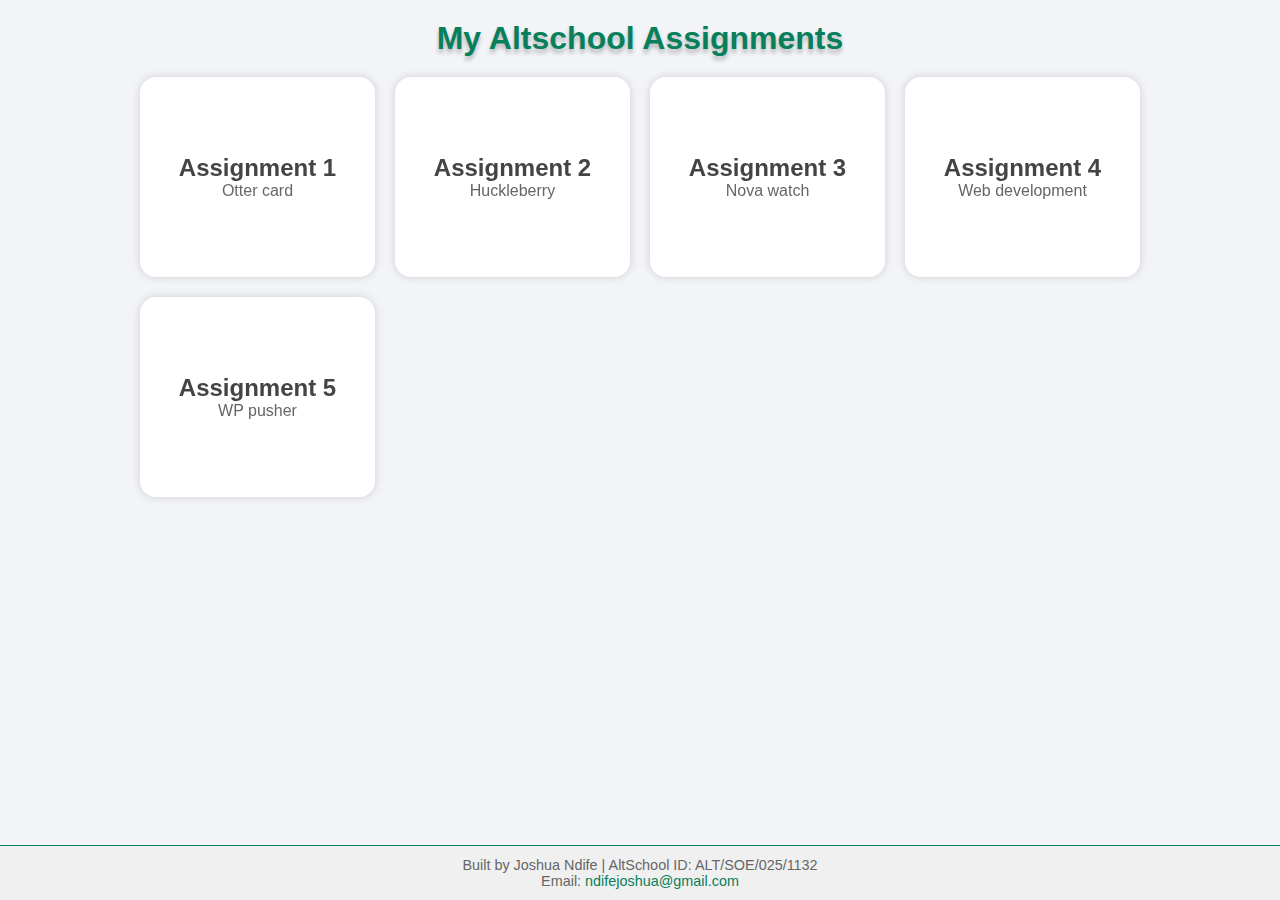
<file: Index.html>
<!DOCTYPE html>
<html lang="en">
  <head>
    <meta charset="UTF-8" />
    <meta name="viewport" content="width=device-width, initial-scale=1.0" />
    <title>Altschool Assignments</title>
    <link rel="stylesheet" href="style.css" />
  </head>
  <body>
    <h1 class="title">My Altschool Assignments</h1>
    <div class="card-container">
      <div class="card">
        <div class="card-inner">
          <div class="card-front">
            <h2>Assignment 1</h2>
            <p>Otter card</p>
          </div>
          <div class="card-back">
            <a href="./Exercisea_1.html" target="_blank" class="link"
              >Open Assignment 1</a
            >
          </div>
        </div>
      </div>

      <div class="card">
        <div class="card-inner">
          <div class="card-front">
            <h2>Assignment 2</h2>
            <p>Huckleberry</p>
          </div>
          <div class="card-back">
            <a href="./Exercise_2.html" target="_blank" class="link"
              >Open Assignment 2</a
            >
          </div>
        </div>
      </div>

      <div class="card">
        <div class="card-inner">
          <div class="card-front">
            <h2>Assignment 3</h2>
            <p>Nova watch</p>
          </div>
          <div class="card-back">
            <a href="./Exercise_3.html" target="_blank" class="link"
              >Open Assignment 3</a
            >
          </div>
        </div>
      </div>

      <div class="card">
        <div class="card-inner">
          <div class="card-front">
            <h2>Assignment 4</h2>
            <p>Web development</p>
          </div>
          <div class="card-back">
            <a href="./Exercise_4..html" target="_blank" class="link"
              >Open Assignment 4</a
            >
          </div>
        </div>
      </div>

      <div class="card">
        <div class="card-inner">
          <div class="card-front">
            <h2>Assignment 5</h2>
            <p>WP pusher</p>
          </div>
          <div class="card-back">
            <a href="Exercise_5.html" target="_blank" class="link"
              >Open Assignment 5</a
            >
          </div>
        </div>
      </div>
    </div>
    <footer class="footer">
      <p>Built by Joshua Ndife | AltSchool ID: ALT/SOE/025/1132</p>
      <p>
        Email:
        <a href="mailto:ndifejoshua@example.com">ndifejoshua@gmail.com</a>
      </p>
    </footer>
  </body>
</html>
</file>
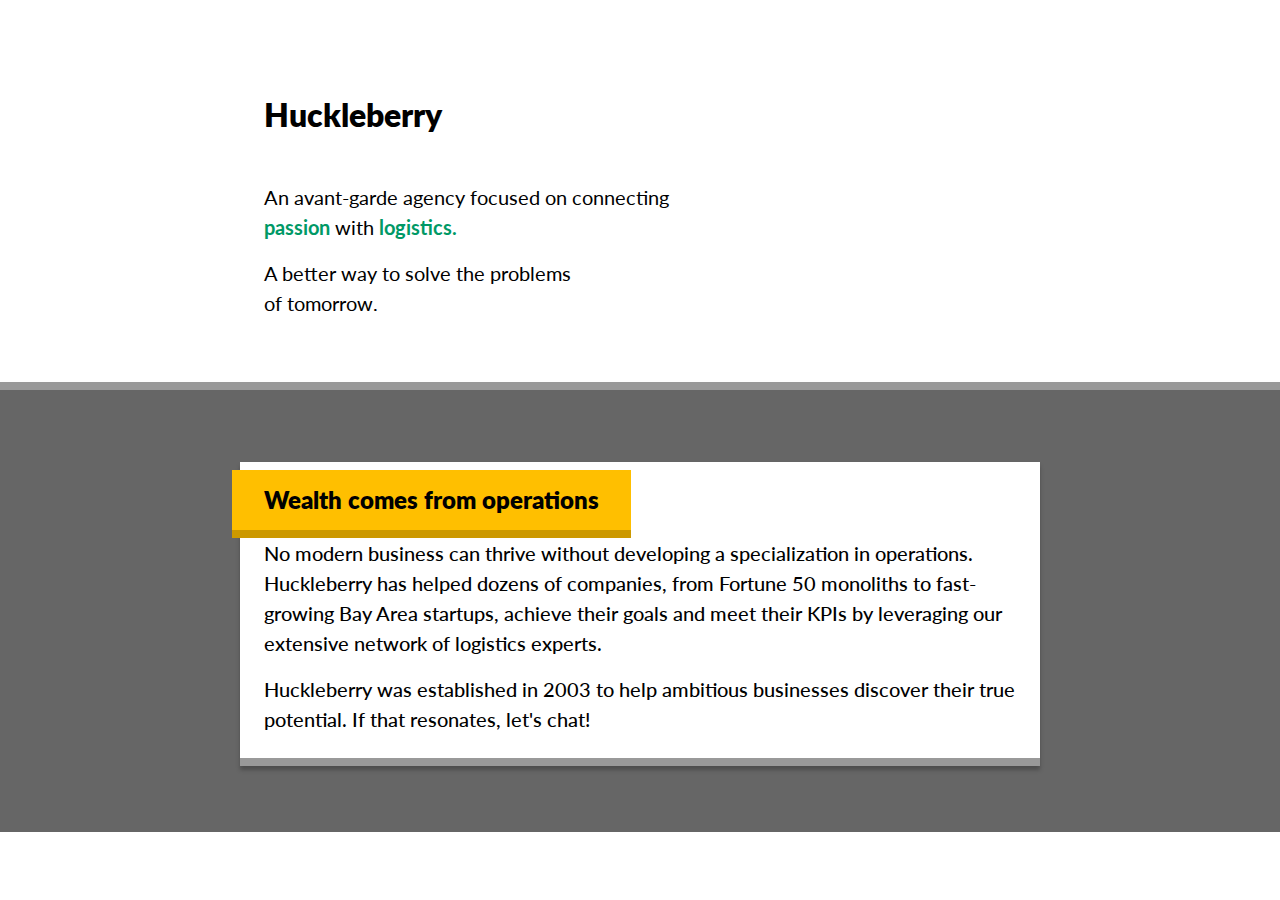
<file: Exercise_2.html>
<html lang="en">
  <head>
    <meta charset="UTF-8" />
    <meta name="viewport" content="width=device-width, initial-scale=1.0" />
    <link rel="preconnect" href="https://fonts.googleapis.com" />
    <link rel="preconnect" href="https://fonts.gstatic.com" crossorigin />
    <link
      href="https://fonts.googleapis.com/css2?family=Lato:ital,wght@0,100;0,300;0,400;0,700;0,900;1,100;1,300;1,400;1,700;1,900&display=swap"
      rel="stylesheet"
    />
    <link href="./Exercise_2.css" rel="stylesheet"
  </head>
  <body>
    <section class="wrapper">
      <header class="header-wrapper">
        <div class="header-container">
          <h2 class="heading-primary">Huckleberry</h2>
          <div class="heading-text">
            <p class="first-text">
              An avant-garde agency focused on connecting
              <strong class="highlight-green">passion</strong> with
              <strong class="highlight-green">logistics.</strong>
            </p>
            <p>A better way to solve the problems of tomorrow.</p>
          </div>
        </div>
      </header>
      <main class="main-container">
        <div class="card">
          <h2 class="banner">Wealth comes from operations</h2>
          <div class="text">
            <p class="first-text">
              No modern business can thrive without developing a specialization
              in operations. Huckleberry has helped dozens of companies, from
              Fortune 50 monoliths to fast-growing Bay Area startups, achieve
              their goals and meet their KPIs by leveraging our extensive
              network of logistics experts.
            </p>
            <p>
              Huckleberry was established in 2003 to help ambitious businesses
              discover their true potential. If that resonates, let's chat!
            </p>
          </div>
        </div>
      </main>
    </section>
  </body>
</html>
</file>
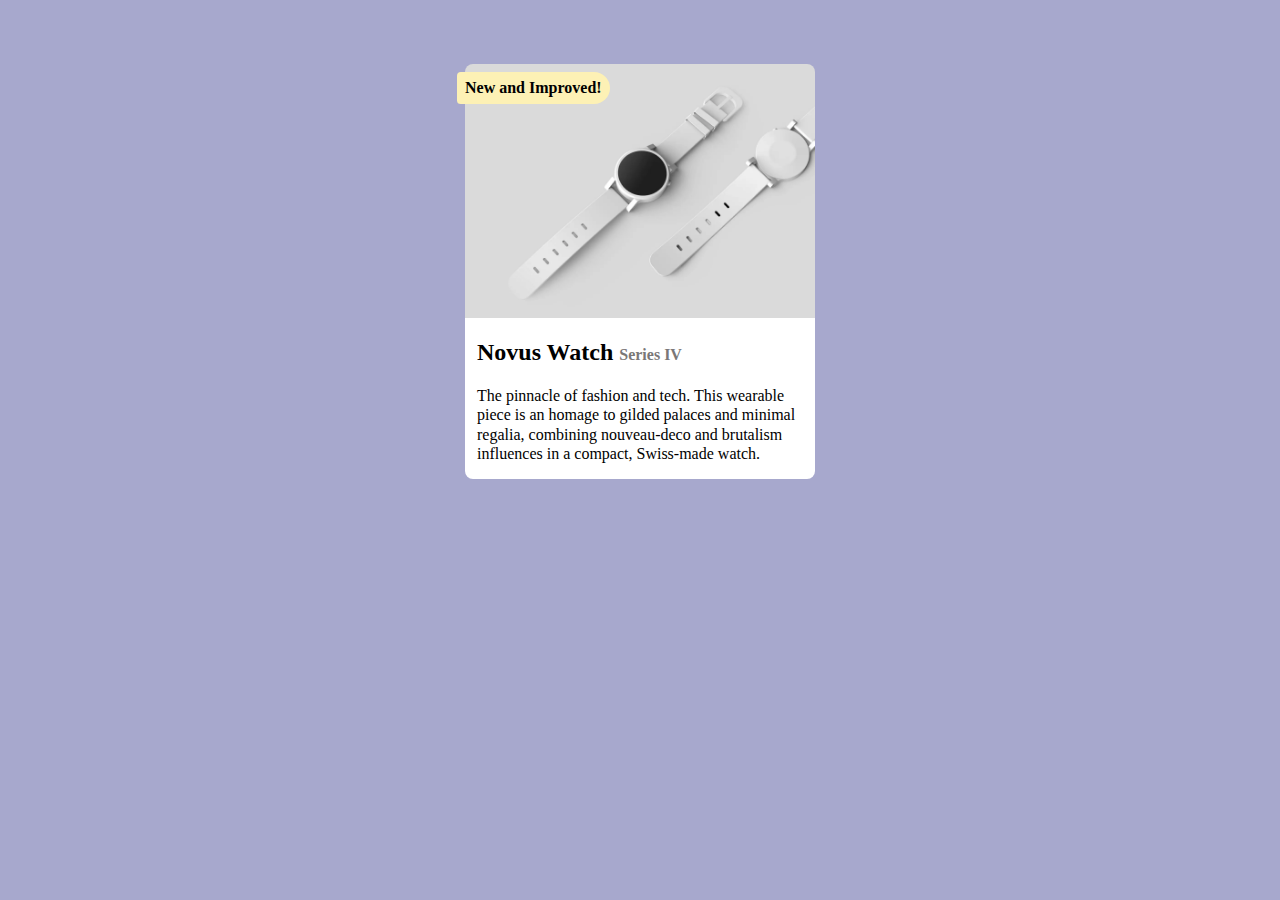
<file: Exercise_3.html>
<html lang="en">
  <head>
    <meta charset="UTF-8" />
    <meta name="viewport" content="width=device-width, initial-scale=1.0" />
    <link rel="stylesheet" href="Excercise_3.css" />
    <title>Exercise3</title>
  </head>
  <body>
    <div class="container">
      <p class="banner"><strong>New and Improved!</strong></p>
      <img
        src="./assets/pixel-watch-3.jpg"
        alt="Front and back view of pixel watch 3 "
        class="image"
      />
      <div class="text-box">
        <h2 class="heading">Novus Watch <span>Series IV</span></h2>
        <p class="text">
          The pinnacle of fashion and tech. This wearable piece is an homage to
          gilded palaces and minimal regalia, combining nouveau-deco and
          brutalism influences in a compact, Swiss-made watch.
        </p>
      </div>
    </div>
  </body>
</html>
</file>
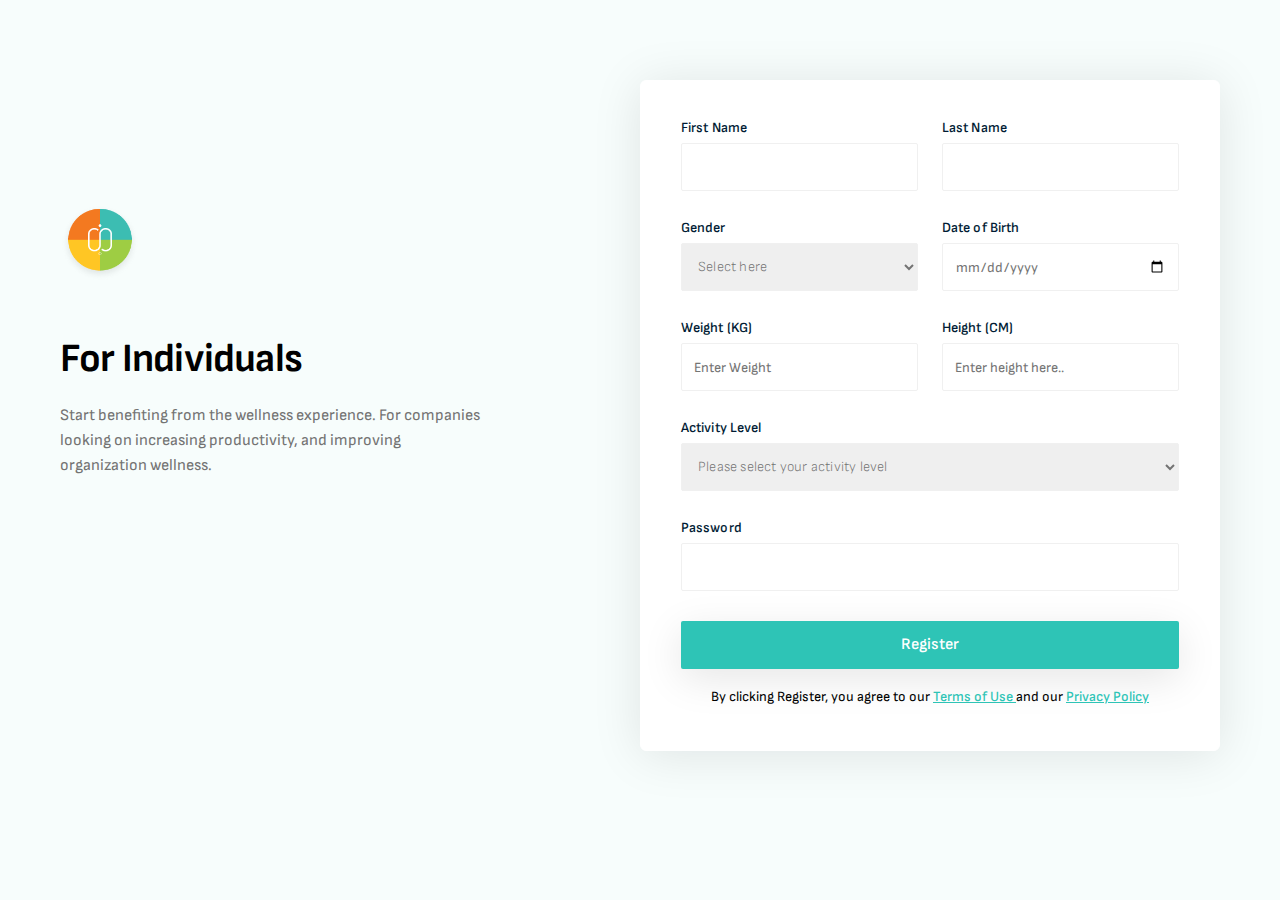
<file: Exercise_4..html>
<html lang="en">
  <head>
    <meta charset="UTF-8" />
    <meta name="viewport" content="width=device-width, initial-scale=1.0" />
    <link rel="preconnect" href="https://fonts.googleapis.com" />
    <link rel="preconnect" href="https://fonts.gstatic.com" crossorigin />
    <link
      href="https://fonts.googleapis.com/css2?family=Lato:ital,wght@0,100;0,300;0,400;0,700;0,900;1,100;1,300;1,400;1,700;1,900&family=Sofia+Sans:ital,wght@0,1..1000;1,1..1000&display=swap"
      rel="stylesheet"
    />
    <title>Web Development Training</title>
    <link rel="stylesheet" type="text/css" href="Exercise_4.css" />
  </head>
  <body>
    <section class="signup_CTA">
      <div class="status-bar">
        <p class="time_status-bar">9:41</p>
        <svg
          width="68"
          height="12"
          viewBox="0 0 68 12"
          fill="none"
          xmlns="http://www.w3.org/2000/svg"
        >
          <path
            fill-rule="evenodd"
            clip-rule="evenodd"
            d="M46.5894 -0.000183105H61.4106C62.6587 -0.000183105 63.1113 0.129773 63.5676 0.373803C64.0239 0.617833 64.382 0.975937 64.626 1.43223C64.87 1.88853 65 2.34113 65 3.58926V7.91038C65 9.1585 64.87 9.6111 64.626 10.0674C64.382 10.5237 64.0239 10.8818 63.5676 11.1258C63.1113 11.3699 62.6587 11.4998 61.4106 11.4998H46.5894C45.3413 11.4998 44.8887 11.3699 44.4324 11.1258C43.9761 10.8818 43.618 10.5237 43.374 10.0674C43.13 9.6111 43 9.1585 43 7.91038V3.58926C43 2.34113 43.13 1.88853 43.374 1.43223C43.618 0.975937 43.9761 0.617833 44.4324 0.373803C44.8887 0.129773 45.3413 -0.000183105 46.5894 -0.000183105ZM46.5894 0.999817C45.6025 0.999817 45.2579 1.06635 44.904 1.25562C44.622 1.40645 44.4066 1.6218 44.2558 1.90383C44.0665 2.25772 44 2.60228 44 3.58926V7.91038C44 8.89736 44.0665 9.24191 44.2558 9.5958C44.4066 9.87783 44.622 10.0932 44.904 10.244C45.2579 10.4333 45.6025 10.4998 46.5894 10.4998H61.4106C62.3975 10.4998 62.7421 10.4333 63.096 10.244C63.378 10.0932 63.5934 9.87783 63.7442 9.5958C63.9335 9.24191 64 8.89736 64 7.91038V3.58926C64 2.60228 63.9335 2.25772 63.7442 1.90383C63.5934 1.6218 63.378 1.40645 63.096 1.25562C62.7421 1.06635 62.3975 0.999817 61.4106 0.999817H46.5894ZM67.5 5.68982C67.5 6.92639 66 7.68982 66 7.68982V3.68982C66 3.68982 67.5 4.45325 67.5 5.68982Z"
            fill="black"
            fill-opacity="0.36"
          />
          <rect
            x="45"
            y="1.9165"
            width="18"
            height="7.66667"
            rx="1.6"
            fill="black"
          />
          <path
            fill-rule="evenodd"
            clip-rule="evenodd"
            d="M14.623 1.40571C14.6 1.52163 14.6 1.66103 14.6 1.93982V9.63982C14.6 9.91861 14.6 10.058 14.623 10.1739C14.7177 10.65 15.0899 11.0221 15.5659 11.1168C15.6818 11.1398 15.8212 11.1398 16.1 11.1398C16.3788 11.1398 16.5182 11.1398 16.6341 11.1168C17.1101 11.0221 17.4822 10.65 17.5769 10.1739C17.6 10.058 17.6 9.91861 17.6 9.63982V1.93982C17.6 1.66103 17.6 1.52163 17.5769 1.40571C17.4822 0.929682 17.1101 0.557565 16.6341 0.462877C16.5182 0.439819 16.3788 0.439819 16.1 0.439819C15.8212 0.439819 15.6818 0.439819 15.5659 0.462877C15.0899 0.557565 14.7177 0.929682 14.623 1.40571ZM9.89999 4.33982C9.89999 4.06103 9.89999 3.92163 9.92305 3.80571C10.0177 3.32968 10.3899 2.95757 10.8659 2.86288C10.9818 2.83982 11.1212 2.83982 11.4 2.83982C11.6788 2.83982 11.8182 2.83982 11.9341 2.86288C12.4101 2.95757 12.7822 3.32968 12.8769 3.80571C12.9 3.92163 12.9 4.06103 12.9 4.33982V9.63982C12.9 9.91862 12.9 10.058 12.8769 10.1739C12.7822 10.65 12.4101 11.0221 11.9341 11.1168C11.8182 11.1398 11.6788 11.1398 11.4 11.1398C11.1212 11.1398 10.9818 11.1398 10.8659 11.1168C10.3899 11.0221 10.0177 10.65 9.92305 10.1739C9.89999 10.058 9.89999 9.91862 9.89999 9.63982V4.33982ZM5.32305 6.10572C5.29999 6.22163 5.29999 6.36103 5.29999 6.63982V9.63982C5.29999 9.91862 5.29999 10.058 5.32305 10.1739C5.41773 10.65 5.78985 11.0221 6.26588 11.1168C6.3818 11.1398 6.52119 11.1398 6.79999 11.1398C7.07878 11.1398 7.21818 11.1398 7.3341 11.1168C7.81012 11.0221 8.18224 10.65 8.27693 10.1739C8.29999 10.058 8.29999 9.91862 8.29999 9.63982V6.63982C8.29999 6.36103 8.29999 6.22163 8.27693 6.10572C8.18224 5.62969 7.81012 5.25757 7.3341 5.16288C7.21818 5.13982 7.07878 5.13982 6.79999 5.13982C6.52119 5.13982 6.3818 5.13982 6.26588 5.16288C5.78985 5.25757 5.41773 5.62969 5.32305 6.10572ZM0.523058 8.10572C0.5 8.22163 0.5 8.36103 0.5 8.63982V9.63982C0.5 9.91862 0.5 10.058 0.523058 10.1739C0.617746 10.65 0.989863 11.0221 1.46589 11.1168C1.58181 11.1398 1.72121 11.1398 2 11.1398C2.27879 11.1398 2.41819 11.1398 2.53411 11.1168C3.01014 11.0221 3.38225 10.65 3.47694 10.1739C3.5 10.058 3.5 9.91862 3.5 9.63982V8.63982C3.5 8.36103 3.5 8.22163 3.47694 8.10572C3.38225 7.62969 3.01014 7.25757 2.53411 7.16288C2.41819 7.13982 2.27879 7.13982 2 7.13982C1.72121 7.13982 1.58181 7.13982 1.46589 7.16288C0.989863 7.25757 0.617746 7.62969 0.523058 8.10572Z"
            fill="black"
          />
          <path
            fill-rule="evenodd"
            clip-rule="evenodd"
            d="M30.3004 2.53617C32.5348 2.53627 34.6838 3.39482 36.3031 4.93438C36.4251 5.05324 36.62 5.05174 36.7401 4.93101L37.9058 3.7546C37.9666 3.69337 38.0005 3.61043 38 3.52413C37.9995 3.43784 37.9646 3.3553 37.9031 3.29479C33.6527 -0.77852 26.9474 -0.77852 22.697 3.29479C22.6355 3.35526 22.6005 3.43777 22.6 3.52406C22.5994 3.61036 22.6333 3.69332 22.694 3.7546L23.86 4.93101C23.98 5.05192 24.1751 5.05342 24.297 4.93438C25.9165 3.39472 28.0658 2.53616 30.3004 2.53617ZM30.3004 6.36355C31.5281 6.36348 32.7119 6.81979 33.6219 7.64383C33.745 7.76078 33.9389 7.75825 34.0589 7.63812L35.2232 6.4617C35.2845 6.39999 35.3185 6.31628 35.3177 6.2293C35.3168 6.14231 35.281 6.05931 35.2185 5.99886C32.4473 3.42112 28.1558 3.42112 25.3847 5.99886C25.3221 6.05931 25.2863 6.14235 25.2855 6.22937C25.2847 6.31638 25.3188 6.40008 25.3803 6.4617L26.5443 7.63812C26.6642 7.75825 26.8581 7.76078 26.9812 7.64383C27.8906 6.82034 29.0735 6.36406 30.3004 6.36355ZM32.5379 9.17115C32.6002 9.11004 32.6345 9.02594 32.6327 8.93871C32.6309 8.85148 32.5932 8.76886 32.5285 8.71034C31.2423 7.62244 29.3585 7.62244 28.0723 8.71034C28.0075 8.76881 27.9697 8.85141 27.9679 8.93864C27.9661 9.02587 28.0003 9.11 28.0625 9.17115L30.0769 11.2037C30.1359 11.2634 30.2164 11.297 30.3004 11.297C30.3844 11.297 30.4649 11.2634 30.5239 11.2037L32.5379 9.17115Z"
            fill="black"
          />
        </svg>
      </div>
      <div class="container">
        <div class="cta-text-box">
          <logo
            ><a href="#"
              ><img
                src="./assets/Logo.png"
                alt="Brand logo"
                class="logo"
                height="80px"
                width="80px" /></a
          ></logo>
          <h2 class="heading-secondary">For Individuals</h2>
          <p class="cta-text desktop-text">
            Start benefiting from the wellness experience. For companies looking
            on increasing productivity, and improving organization wellness.
          </p>
          <p class="cta-text mobile-text">
            Inspiring wholesome harmony for the mind, body and spirit, for
            everyone, everywhere.
          </p>
        </div>
        <form action="" class="cta-form">
          <div class="form-list">
            <label for="first-name">First Name</label>
            <input required id="first-name" type="text" placeholder="" />
          </div>
          <div class="form-list">
            <label for="last-name">Last Name</label>
            <input type="text" required id="last-name" placeholder="" />
          </div>
          <div class="form-list">
            <label for="gender">Gender</label>
            <select name="gender" id="gender">
              <option value="#">Select here</option>
              <option value="male">Male</option>
              <option value="female">Female</option>
              <option value="other">Not specified</option>
            </select>
          </div>
          <div class="form-list">
            <label for="date-of-birth">Date of Birth</label>
            <input
              type="date"
              required
              id="date-of-birth"
              placeholder="Select here"
            />
          </div>
          <div class="form-list">
            <label for="weight">Weight (KG)</label>
            <input
              type="text"
              required
              id="weight"
              placeholder="Enter Weight"
            />
          </div>
          <div class="form-list">
            <label for="height">Height (CM)</label
            ><input
              type="text"
              required
              id="height"
              placeholder="Enter height here.."
            />
          </div>
          <div class="grid-span">
            <div class="form-list activity">
              <label for="activity-level">Activity Level</label
              ><select name="activity-level" id="activity-level">
                <option value="#">Please select your activity level</option>
                <option value="beginner">
                  Beginner (e.g., HTML & CSS basics)
                </option>
                <option value="intermediate">
                  Intermediate (e.g., JavaScript, DOM)
                </option>
                <option value="advanced">
                  Advanced (e.g., React, APIs, backend)
                </option>
                <option value="professional">
                  Professional (e.g., full-stack, deployment)
                </option>
              </select>
            </div>
            <div class="form-list password margin_top__sm">
              <label for="password">Password</label
              ><input type="password" required id="password" />
            </div>
            <button class="btn-form">Register</button>

            <p class="terms">
              By clicking Register, you agree to our
              <a href="#" class="terms&conditions link_agree">Terms of Use </a
              >and our
              <a href="#" class="privacy&policy link_agree">Privacy Policy</a>
            </p>
          </div>
        </form>
        <!-- not a good practice -->
        <p class="terms-mobile">
          By clicking Register, you agree to our
          <a href="#" class="terms&conditions link_agree">Terms of Use </a>and
          our
          <a href="#" class="privacy&policy link_agree">Privacy Policy</a>
        </p>
      </div>
    </section>
  </body>
</html>
</file>
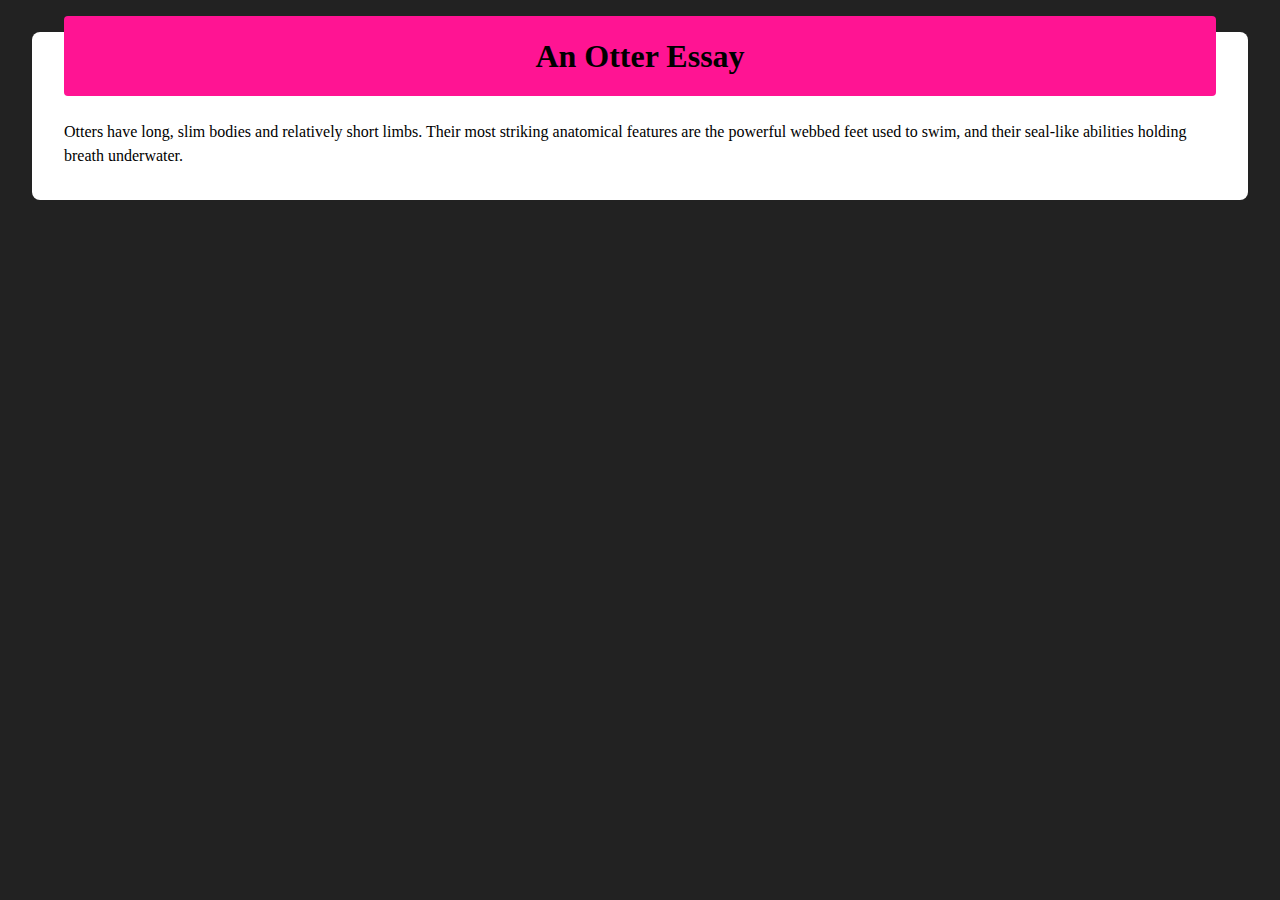
<file: Exercisea_1.html>
<!DOCTYPE html>
<html lang="en">
  <head>
    <meta charset="UTF-8" />
    <meta name="viewport" content="width=device-width, initial-scale=1.0" />
    <title>Otter Essay Card</title>
    <link rel="stylesheet" href="./Exercise_1.css" />
  </head>
  <body>
    <div class="essay-card">
      <h1 class="card-heading">An Otter Essay</h1>

      <p class="card-description">
        Otters have long, slim bodies and relatively short limbs. Their most
        striking anatomical features are the powerful webbed feet used to swim,
        and their seal-like abilities holding breath underwater.
      </p>
    </div>
  </body>
</html>
</file>
<file: style.css>
html {
  font-size: ;
}
*,
*::before,
*::after {
  box-sizing: border-box;
  margin: 0;
  padding: 0;
}

body {
  font-family: "Segoe UI", Tahoma, Geneva, Verdana, sans-serif;
  background: #f2f4f7;
  display: flex;
  flex-direction: column;
  align-items: center;
  padding: 20px;
}

.title {
  margin-bottom: 20px;

  color: #087f5b;
  text-shadow: 0 4px 4px #00000040;
}

.card-container {
  display: grid;
  grid-template-columns: repeat(auto-fit, minmax(220px, 1fr));
  gap: 20px;
  width: 100%;
  max-width: 1000px;
  margin-block-end: 100px;
}

.card {
  perspective: 1000px;
}

.card-inner {
  width: 100%;
  height: 200px;
  transition: transform 0.8s;
  transform-style: preserve-3d;
  position: relative;
}

.card:hover .card-inner {
  transform: rotateY(180deg);
}

.card-front,
.card-back {
  position: absolute;
  width: 100%;
  height: 100%;
  border-radius: 1rem;
  backface-visibility: hidden;
  display: flex;
  justify-content: center;
  align-items: center;
  padding: 1rem;
  box-shadow: 0 0 10px rgba(0, 0, 0, 0.15);
}

.card-front {
  background: #ffffff;
  color: #444;
  flex-direction: column;
}

.card-back {
  background: #087f5b;
  color: white;
  transform: rotateY(180deg);
  flex-direction: column;
}

.card a {
  color: white;
  text-decoration: none;
  font-weight: bold;
  border: 2px solid white;
  padding: 0.5rem 1rem;
  border-radius: 5px;
  transition: background 0.3s;
}

.card a:hover {
  background: white;
  color: #087f5b;
}

/* Mobile responsiveness */
@media (max-width: 480px) {
  body {
    padding: 1rem;
  }

  .title {
    font-size: 1.5rem;
    text-align: center;
  }

  .card-container {
    grid-template-columns: 1fr;
    gap: 1.5rem;
  }

  .card-inner {
    height: 180px;
  }

  .card-front h2,
  .card-front p {
    font-size: 1rem;
  }

  .card-back a {
    padding: 0.4rem 0.8rem;
    font-size: 0.9rem;
  }
}

.footer {
  position: fixed;
  bottom: 0;
  left: 0;
  width: 100%;
  background: #f0f0f0;
  color: #333;
  font-size: 0.9rem;
  text-align: center;
  padding: 0.7rem 1rem;
  border-top: 1px solid #087f5b;
  z-index: 1000;
}

.footer a {
  color: #087f5b;
  text-decoration: none;
}

.footer a:hover {
  text-decoration: underline;
}

p {
  font-weight: 400;
  color: #666;
}
</file>
<file: Exercise_2.css>
/* CSS RESET */
/* 1. Use a more-intuitive box-sizing model */
*,
*::before,
*::after {
  box-sizing: border-box;
}

/* 2. Remove default margin */
* {
  margin: 0;
}

/* 3. Enable keyword animations */
@media (prefers-reduced-motion: no-preference) {
  html {
    interpolate-size: allow-keywords;
  }
}

body {
  /* 4. Add accessible line-height */
  line-height: 1.5;
  /* 5. Improve text rendering */
  -webkit-font-smoothing: antialiased;
}

/* 6. Improve media defaults */
img,
picture,
video,
canvas,
svg {
  display: block;
  max-width: 100%;
}

/* 7. Inherit fonts for form controls */
input,
button,
textarea,
select {
  font: inherit;
}

/* 8. Avoid text overflows */
p,
h1,
h2,
h3,
h4,
h5,
h6 {
  overflow-wrap: break-word;
}

/* 9. Improve line wrapping */
p {
  text-wrap: pretty;
}
h1,
h2,
h3,
h4,
h5,
h6 {
  text-wrap: balance;
}

/*
  10. Create a root stacking context
*/
#root,
#__next {
  isolation: isolate;
}

/* MAIN CSS */
body {
  font-family: "lato", sans-serif;
  letter-spacing: 0;
}

.header-wrapper {
  border-bottom: 8px solid #999;
}
.header-container {
  max-width: 800px;
  margin: 0 auto;
  padding-inline-start: 24px;
  padding-block-end: 64px;
  padding-block-start: 96px;
}
.heading-primary {
  width: max-content;
  font-size: 32px;
  font-weight: 800;
  line-height: 1.2;
  margin-bottom: 48px;
}
.heading-text {
  font-size: 20px;
  line-height: 1.5;

  max-width: 415px;
}

.main-container {
  background-color: #666;
  padding-block-start: 72px;
  padding-block-end: 66px;
}
.card {
  max-width: 800px;
  margin: 0 auto;
  background-color: #fff;
  padding-inline: 24px;
  padding-block-end: 24px;
  padding-block-start: 8px;
  border-bottom: 8px solid hsla(0, 0%, 60%, 1);
  box-shadow: 0px 4px 4px 0px #00000040;

  /* position: relative; */
}
.banner {
  background-color: #ffbf00;
  border-bottom: 8px solid #cc9900;
  font-size: 24px;
  line-height: 1.2;
  font-weight: 800;
  padding: 16px 32px 15px 32px;
  max-width: max-content;
  margin-inline-start: -32px;

  /* position: absolute;
  top: 8px;
  left: -8px; */
}
.text {
  font-size: 20px;
  line-height: 30px;
  font-weight: 500;
  /* padding: 16px 24px 24px 24px; */
}
.first-text {
  margin-bottom: 16px;
}
.highlight-green {
  color: #009966;
}
</file>
<file: Excercise_3.css>
/* CSS RESET */
/* 1. Use a more-intuitive box-sizing model */
*,
*::before,
*::after {
  box-sizing: border-box;
}

/* 2. Remove default margin */
* {
  margin: 0;
}

/* 3. Enable keyword animations */
@media (prefers-reduced-motion: no-preference) {
  html {
    interpolate-size: allow-keywords;
  }
}

body {
  /* 4. Add accessible line-height */
  line-height: 1.5;
  /* 5. Improve text rendering */
  -webkit-font-smoothing: antialiased;
}

/* 6. Improve media defaults */
img,
picture,
video,
canvas,
svg {
  display: block;
  max-width: 100%;
}

/* 7. Inherit fonts for form controls */
input,
button,
textarea,
select {
  font: inherit;
}

/* 8. Avoid text overflows */
p,
h1,
h2,
h3,
h4,
h5,
h6 {
  overflow-wrap: break-word;
}

/* 9. Improve line wrapping */
p {
  text-wrap: pretty;
}
h1,
h2,
h3,
h4,
h5,
h6 {
  text-wrap: balance;
}

/*
  10. Create a root stacking context
*/
#root,
#__next {
  isolation: isolate;
}
/* MAIN CSS */
body {
  background-color: #a7a8cd;
  display: flex;
  justify-content: center;
  padding-block-start: 64px;
  padding-block-end: 98px;
}
.container {
  /* overflow: hidden; */
  position: relative;
  max-width: 350px;
  height: auto;

  > img {
    width: 100%;
    height: auto;
    display: block;
    border-radius: 8px 8px 0 0;
  }
}
.banner {
  position: absolute;
  /* z-index: 2; */
  top: 8px;
  left: -8px;
  background-color: #fdf1b5;
  padding: 4px 8px;
  border-radius: 12px 50px 50px 12px;
}

.text-box {
  border-radius: 0 0 8px 8px;
  background-color: #fff;
  padding: 16px 12px;
}
.heading {
  padding-block-end: 16px;

  > span {
    font-size: 16px;
    color: #7a7777;
  }
}
.text {
  line-height: 1.2;
  font-size: 16px;
}
</file>
<file: Exercise_4.css>
/* CSS RESET */
/* 1. Use a more-intuitive box-sizing model */
*,
*::before,
*::after {
  box-sizing: border-box;
}

/* 2. Remove default margin */
* {
  margin: 0;
}

/* 3. Enable keyword animations */
@media (prefers-reduced-motion: no-preference) {
  html {
    interpolate-size: allow-keywords;
  }
}

body {
  /* 4. Add accessible line-height */
  line-height: 1.5;
  /* 5. Improve text rendering */
  -webkit-font-smoothing: antialiased;
}

/* 6. Improve media defaults */
img,
picture,
video,
canvas,
svg {
  display: block;
  max-width: 100%;
}

/* 7. Inherit fonts for form controls */
input,
button,
textarea,
select {
  font: inherit;
}

/* 8. Avoid text overflows */
p,
h1,
h2,
h3,
h4,
h5,
h6 {
  overflow-wrap: break-word;
}

/* 9. Improve line wrapping */
p {
  text-wrap: pretty;
}
h1,
h2,
h3,
h4,
h5,
h6 {
  text-wrap: balance;
}

/*
  10. Create a root stacking context
*/
#root,
#__next {
  isolation: isolate;
}

/* MAIN CSS */
html {
  font-size: 62.5%;
  /* 10px/16px *100
  1rem=10px */
}

body {
  letter-spacing: 0;
  font-family: "Sofia Sans", sans-serif;
  /* font-optical-sizing: auto; */
  /* font-weight: <weight>;
  font-style: normal; */
  background-color: #f7fdfc;
  padding: 0 2rem;
}
.signup_CTA {
  padding: 8rem 0;
}

.container {
  max-width: 144rem;
  height: auto;
  margin: 0 auto;
  display: flex;
  justify-content: center;

  gap: 12rem;
}
.cta-text-box {
  max-width: 46rem;
  margin-block-start: 12.4rem;
}
.heading-secondary {
  margin-block-start: 5rem;
  font-size: 4rem;
  font-weight: 700;
  line-height: 1.25;
  letter-spacing: -0.8px;
}
.mobile-text {
  display: none;
}
.cta-text {
  margin-block-start: 2rem;
  font-size: 1.6rem;
  font-weight: 400;
  line-height: 1.56;
  letter-spacing: 0;
  color: #737373;
}
.cta-form {
  display: grid;
  grid-template-columns: 1fr 1fr;
  padding: 4rem;
  column-gap: 2.4rem;
  row-gap: 3rem;
  box-shadow: 0 0.4rem 5rem 0 #0408131a;
  border-radius: 6px;
  background-color: #fff;
  border: 1px solid #fff;
  width: 58rem;
}
.cta-form *:focus {
  outline: none;
  box-shadow: 0 0 0 0.1rem #2ec4b6;
}
.cta-form label {
  display: block;
  margin-block-end: 0.8rem;
  /* margin-block-start: 3rem; */
  color: #011c34;
  font-weight: 600;
  font-size: 1.4rem;
  line-height: 1;
  letter-spacing: 0.1px;
  vertical-align: middle;
  font-family: inherit;
}
/* .cta-form select {
  font-family: inherit;
  color: #737373;
  letter-spacing: 0.2px;
  font-size: 1.2rem;
} */
.cta-form select,
form::placeholder {
  color: #737373;
  font-weight: 300;
  font-size: 1.4rem;
  line-height: 1.4;
  letter-spacing: 0.2px;
  vertical-align: middle;
  font-family: inherit;
}
/* .cta-form .form-list {
  display: flex;
  flex-direction: column;
  justify-content: stretch;
  align-items: stretch;
}
.cta-form input,
.cta-form select {
  flex: 1;
} */
.cta-form input,
.cta-form select {
  width: 100%;
  height: 4.8rem;
  padding: 1.2rem;
  font-size: 1.4rem;
  border: 1px solid #f0f0f0;
  border-radius: 2px;
}
input[type="date"] {
  color: #737373;
}

.grid-span {
  grid-column: span 2;
}
.margin_top__sm {
  margin-block-start: 3rem;
}
.btn-form {
  width: 100%;
  font-weight: 600;
  font-size: 1.6rem;
  line-height: 1;
  letter-spacing: 0.2px;
  text-align: center;
  box-shadow: 0px 10px 40px 0px #0000001a;
  background: #2ec4b6;
  margin-block-start: 3rem;
  padding-block: 1.6rem;
  border-radius: 2px;
  border: none;
  color: #fff;
}
.btn-form:hover {
  cursor: pointer;
  background-color: #6de4d8;
  color: #000;
}
.terms {
  font-weight: 400;
  font-size: 1.4rem;
  line-height: 1.78;
  letter-spacing: 0;
  vertical-align: middle;
  text-align: center;
  margin-block-start: 1.6rem;
}
.terms-mobile {
  display: none;
}

.link_agree:link,
.link_agree:visited {
  font-weight: 500;
  font-size: 1.4rem;
  line-height: 1.78;
  letter-spacing: 0;
  vertical-align: middle;
  text-decoration: underline;
  text-decoration-style: solid;
  text-decoration-offset: 0%;
  text-decoration-thickness: 0%;
  color: #2ec4b6;
}
.link_agree:hover,
.link_agree:active {
  cursor: pointer;
}
.status-bar {
  display: none;
}
/* MEDIA QUERIES */
@media (max-width: 63rem) {
  .container {
    flex-direction: column;
    gap: 4rem;
    align-items: center;
  }
  .cta-text-box {
    margin-block-start: 0;
  }
  .heading-secondary {
    margin-block-start: 4rem;
  }
  .cta-form {
    width: 100%;
    padding: 3.2rem;
  }
}
@media (max-width: 30rem) {
  .container {
    display: block;
    margin: 0 auto;
    padding-block-end: 6.4rem;
  }
  .cta-form {
    display: flex;
    flex-direction: column;
    padding: 1.6rem;
    gap: 2.4rem;
    position: relative;
  }
  .signup_CTA {
    padding: 0;
  }
  .mobile-text {
    display: block;
  }
  .desktop-text {
    display: none;
  }
  .status-bar {
    height: 4.4rem;
    padding-inline-end: 0.4rem;
    display: flex;
    justify-content: space-between;
    align-items: center;
    margin-block-end: 3rem;
  }
  .time_status-bar {
    font-weight: 400;
    font-size: 1.6rem;
    line-height: 18px;
    letter-spacing: -0.17px;
    text-align: center;
    color: #011c34;
  }
  .cta-text-box {
    margin-block-start: 3rem;
    margin-block-end: 4rem;
  }

  img {
    width: 40px;
    height: 40px;
  }

  .heading-secondary {
    margin-block-start: 4rem;

    font-size: 3rem;
    line-height: 1;
  }
  .cta-text {
    margin-block-start: 1.2rem;
    font-weight: 300;
  }
  .margin_top__sm {
    margin-block-start: 1.8rem;
  }
  .btn-form {
    margin-block-end: 1.4rem;
  }
  .terms {
    display: none;
  }
  .terms-mobile {
    display: block;
    margin-inline: 1rem;
    font-weight: 400;
    font-size: 1.4rem;
    line-height: 1.78;
    letter-spacing: 0.2px;
    vertical-align: middle;
    text-align: center;
    margin-block-start: 2.4rem;
  }
}
</file>
<file: Exercise_1.css>
/* CSS RESET */
/* 1. Use a more-intuitive box-sizing model */
*,
*::before,
*::after {
  box-sizing: border-box;
}

/* 2. Remove default margin */
* {
  margin: 0;
}

/* 3. Enable keyword animations */
@media (prefers-reduced-motion: no-preference) {
  html {
    interpolate-size: allow-keywords;
  }
}

body {
  /* 4. Add accessible line-height */
  line-height: 1.5;
  /* 5. Improve text rendering */
  -webkit-font-smoothing: antialiased;
}

/* 6. Improve media defaults */
img,
picture,
video,
canvas,
svg {
  display: block;
  max-width: 100%;
}

/* 7. Inherit fonts for form controls */
input,
button,
textarea,
select {
  font: inherit;
}

/* 8. Avoid text overflows */
p,
h1,
h2,
h3,
h4,
h5,
h6 {
  overflow-wrap: break-word;
}

/* 9. Improve line wrapping */
p {
  text-wrap: pretty;
}
h1,
h2,
h3,
h4,
h5,
h6 {
  text-wrap: balance;
}

/*
  10. Create a root stacking context
*/
#root,
#__next {
  isolation: isolate;
}
/* <style>
      body {
        background: #222;
        padding: 32px;
      }

      .card_negative {
        margin-top: -48px;
      }

      .card {
        background-color: white;
        padding: 32px;
        border-radius: 8px;
        margin-block-end: 16px;
      }

      h1 {
        background: deeppink;
        padding: 16px 32px;
        margin-bottom: 24px;
        font-size: 2rem;
        text-align: center;
        border-radius: 4px;
      }
    </style> */
/* MAIN CSS */
body {
  background-color: #222;
  padding: 32px;
}
.essay-card {
  background-color: #fff;
  padding: 32px;
  /* margin-block-end: 16px; */
  border-radius: 8px;
  > h1 {
    background-color: #ff1493;

    padding: 16px 32px;
    margin-block-start: -48px;
    border-radius: 4px;
    font-size: 32px;
    text-align: center;
  }
}
.card-description {
  margin-block-start: 24px;
}
</file>
